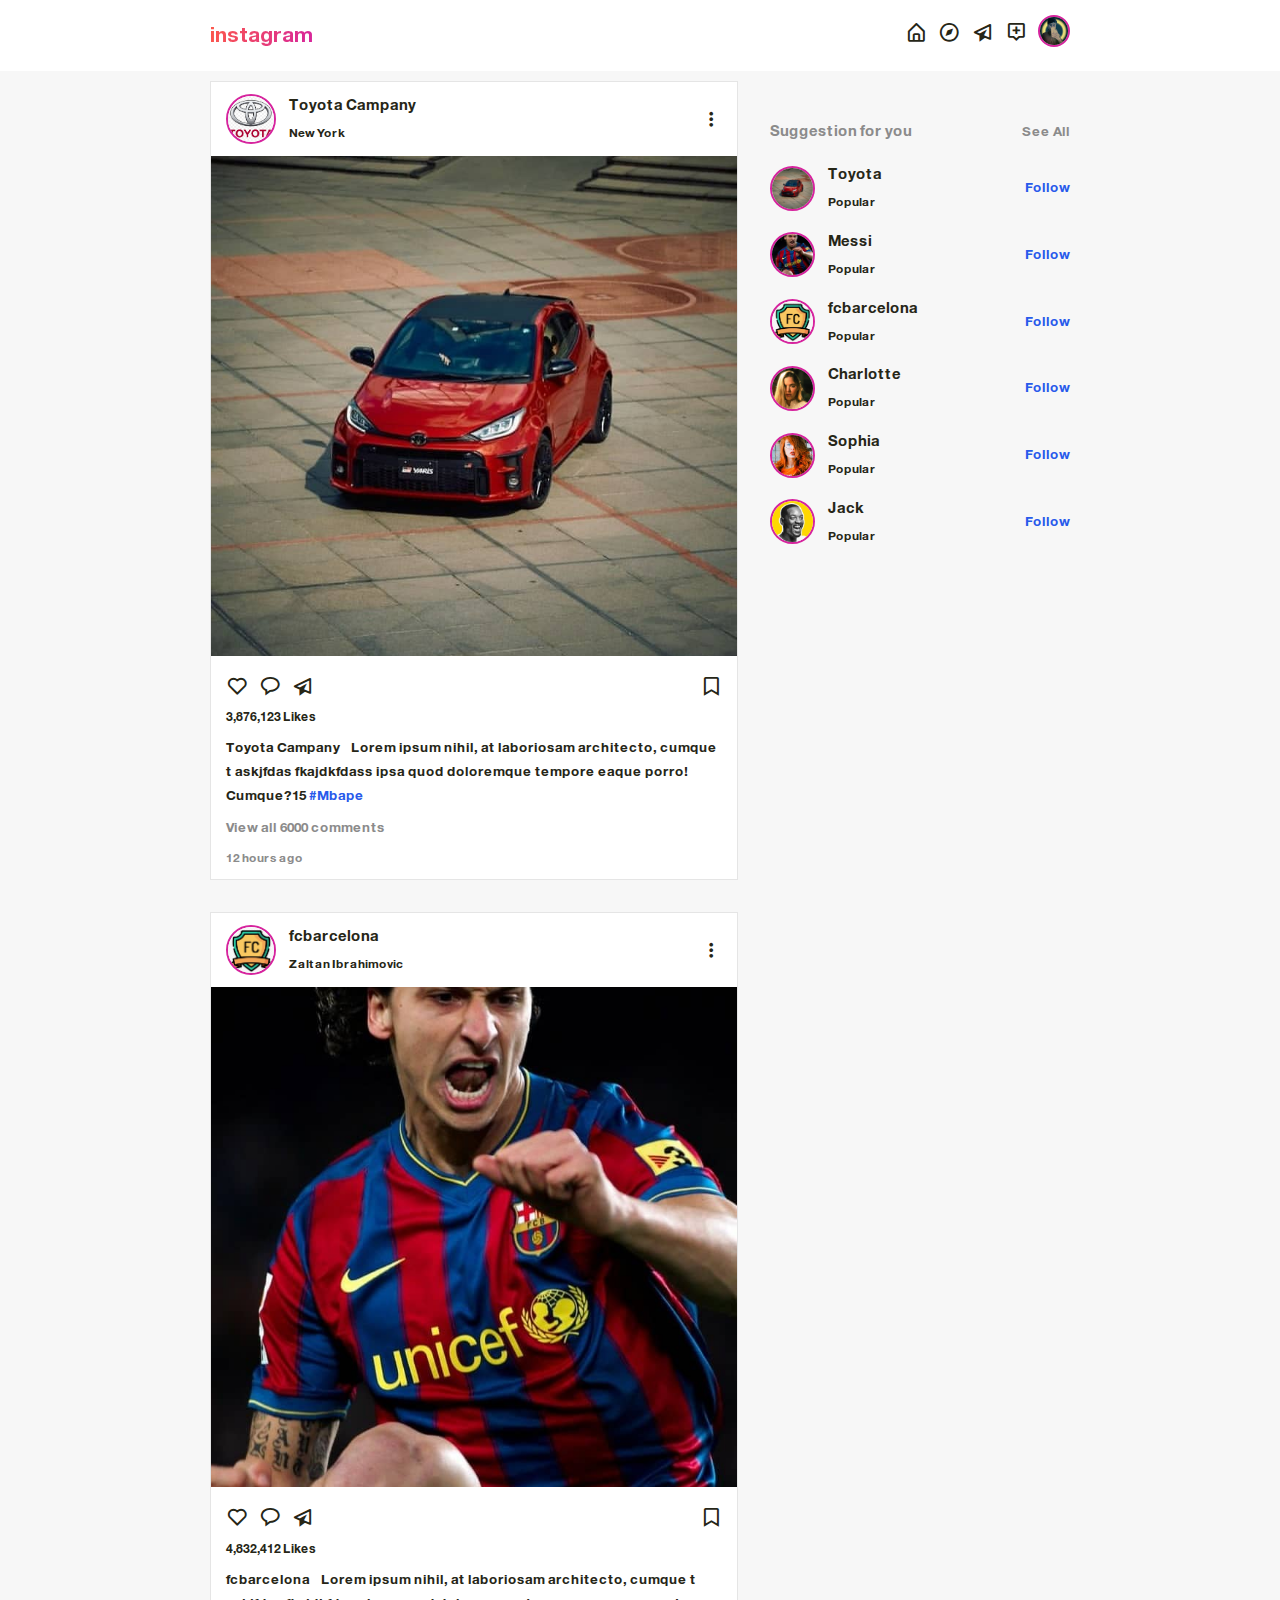
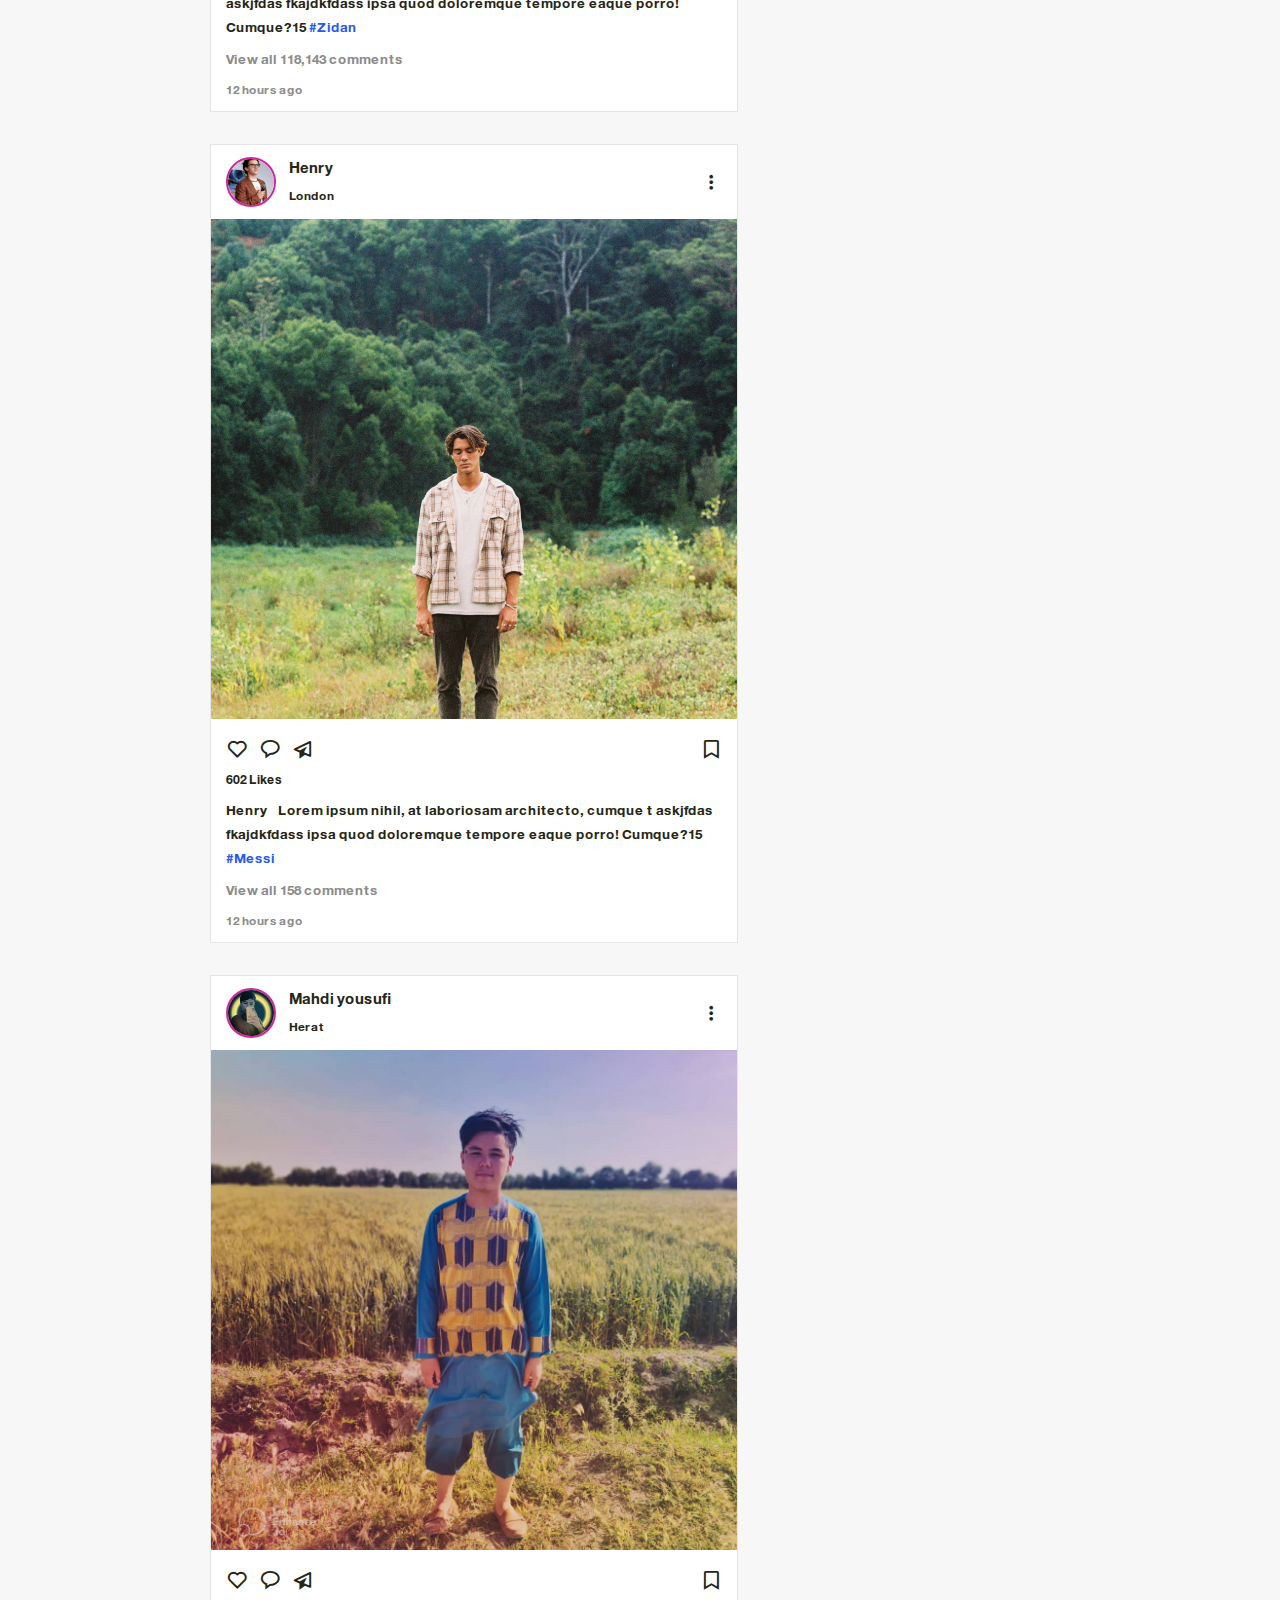
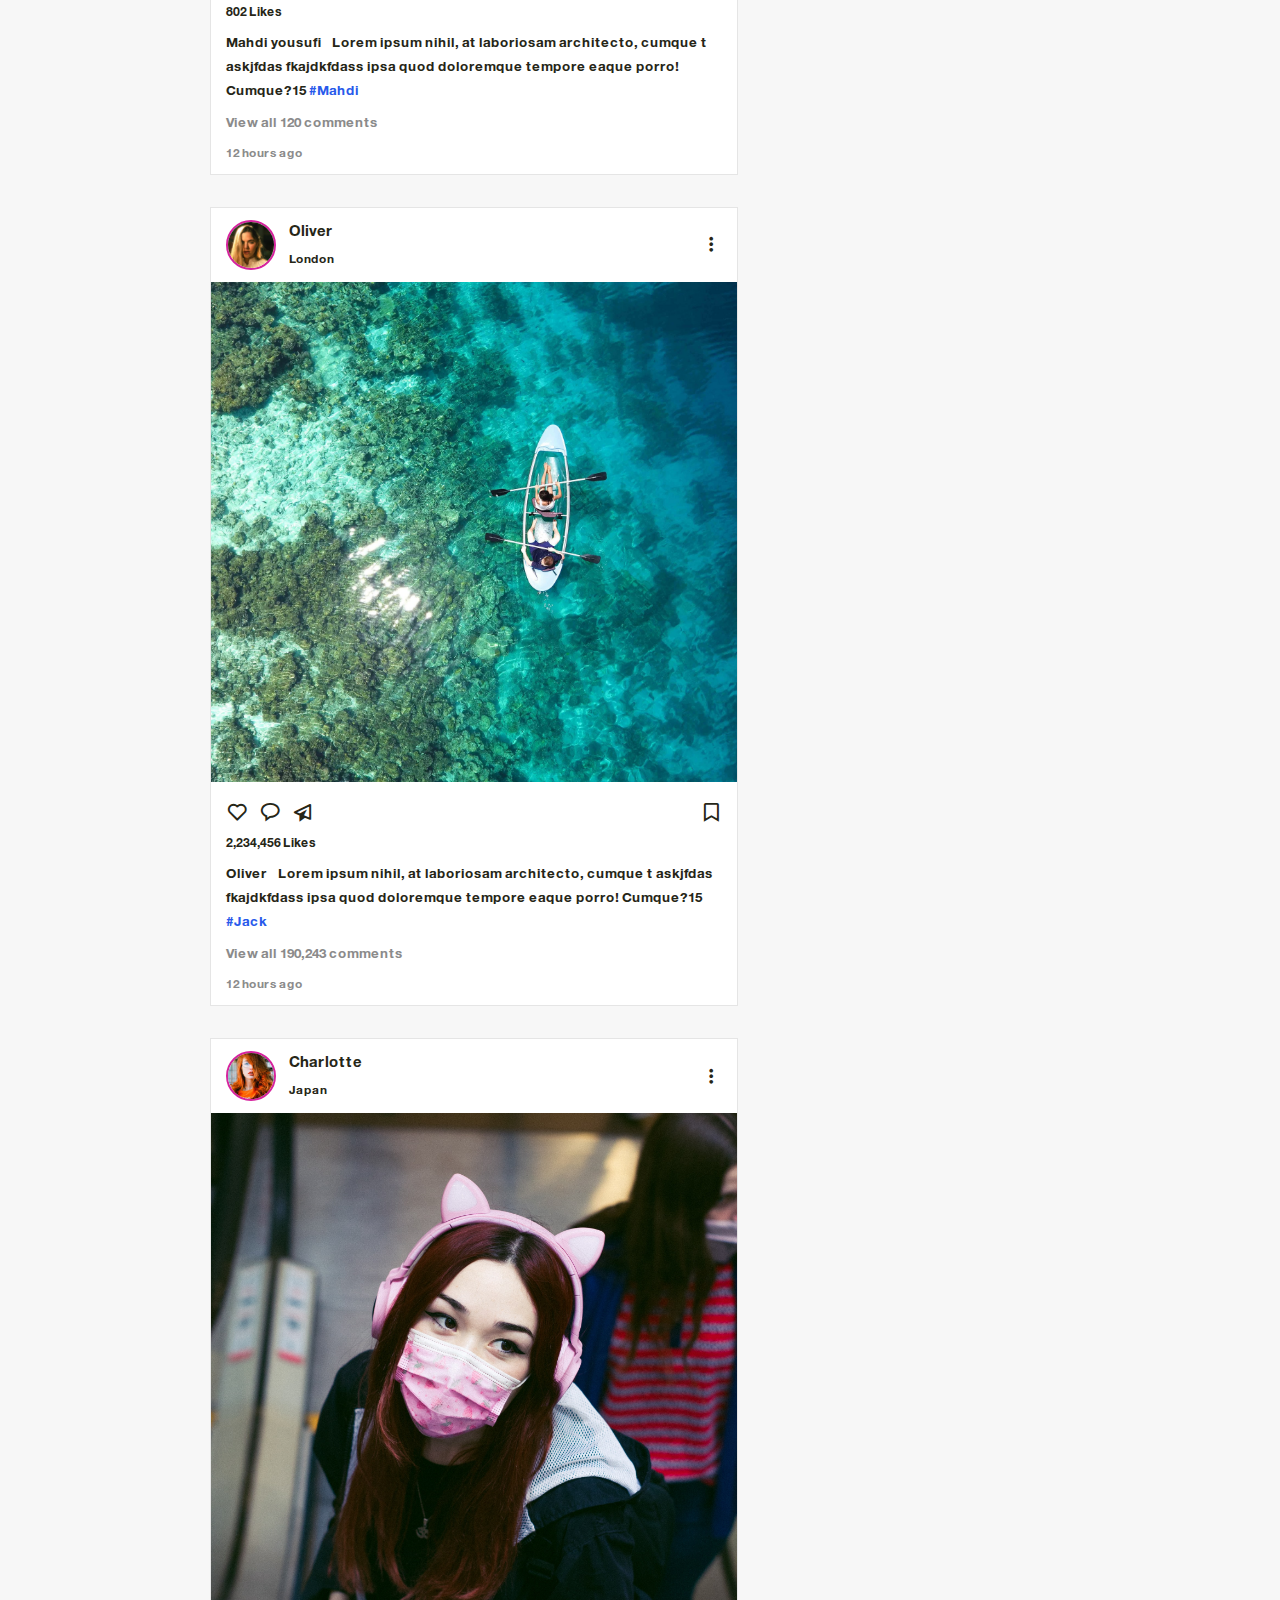
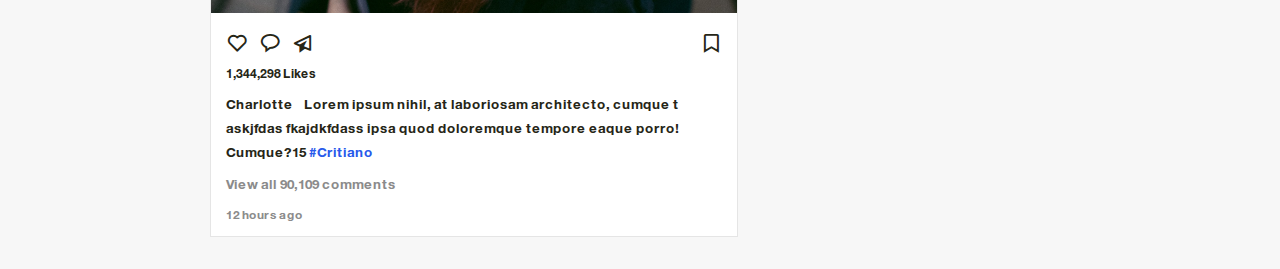
<file: index.html>
<!DOCTYPE html>
<html lang="en">

<head>
    <meta charset="UTF-8">
    <meta http-equiv="X-UA-Compatible" content="IE=edge">
    <meta name="viewport" content="width=device-width, initial-scale=1.0">
    <title>Mahdi Yosufi Instagram</title>
    <!-- link to css -->
    <link rel="stylesheet" href="style.css">
    <!-- box icons -->
    <link href='https://unpkg.com/boxicons@2.1.4/css/boxicons.min.css' rel='stylesheet'>

</head>

<body>
    <!-- header -->
    <header class="header">
        <!-- nav -->
        <!-- <h1 id="demo">sdfsdf</h1> -->
        <div class="nav container">
            <!-- logo -->

            <a href="#" class="logo">instagram</a>
            <!-- nav icons -->
            <div class="nav-icons">
                <a href="#"><i class='bx bx-home-alt'></i></a>
                <a href=""><i class="bx bx-compass"></i></a>
                <a href=""><i class="bx bx-paper-plane"></i></a>
                <a href=""><i class="bx bx-message-alt-add"></i></a>
                <!-- nav profile -->
                <a href="#" class="nav-profile">
                    <img src="images/post-image-3.jpg" class="nav-img" alt="">
                </a>
            </div>
            <!-- camera -->
            <a href="#" class="camera">
                <i class="bx bx-camera"></i>
            </a>
        </div>
    </header>

    <section class="main container">
        <div class="post-container">
            <div class="post-box">
                <div class="post-top">
                    <div class="post-profile">
                        <img src="images/profile-3.png" alt="">
                        <div class="name-location">
                            <h3 class="profile-name">
                               Toyota Campany
                            </h3>
                            <span class="location">
                            New York
                            </span>
                        </div>
                    </div>
                    <i class="bx bx-dots-vertical-rounded info-icon"></i>
                </div>
                <img src="images/post-image-6.jpg" class="post-img" alt="">
                <div class="post-bottom">
                    <div class="actions-icons">
                        <i class="bx bx-heart"></i>
                        <i class="bx bx-message-rounded"></i>
                        <i class="bx bx-paper-plane"></i>
                        <i class="bx bx-bookmark save-icon"></i>
                    </div>
                    <h3 class="likes">3,876,123 Likes</h3>
                    <div class="comments">
                        <p>
                            <a href="#">Toyota Campany</a>
                            <span>
                                Lorem ipsum nihil, at laboriosam architecto, cumque t askjfdas fkajdkfdass ipsa quod
                                doloremque tempore eaque porro! Cumque?15 <span class="hastag">#Mbape</span>
                            </span>
                        </p>
                    </div>
                    <span class="view-more">View all 6000 comments</span>
                    <span class="post-time">12 hours ago</span>
                </div>
            </div>
            <div class="post-box">
                <div class="post-top">
                    <div class="post-profile">
                        <img src="images/profile1.png" alt="">
                        <div class="name-location">
                            <h3 class="profile-name">
                                fcbarcelona
                            </h3>
                            <span class="location">
                                Zaltan Ibrahimovic
                            </span>
                        </div>
                    </div>
                    <i class="bx bx-dots-vertical-rounded info-icon"></i>
                </div>
                <img src="images/post-image-7.jpg" class="post-img" alt="">
                <div class="post-bottom">
                    <div class="actions-icons">
                        <i class="bx bx-heart"></i>
                        <i class="bx bx-message-rounded"></i>
                        <i class="bx bx-paper-plane"></i>
                        <i class="bx bx-bookmark save-icon"></i>
                    </div>
                    <h3 class="likes">4,832,412 Likes</h3>
                    <div class="comments">
                        <p>
                            <a href="#">fcbarcelona</a>
                            <span>
                                Lorem ipsum nihil, at laboriosam architecto, cumque t askjfdas fkajdkfdass ipsa quod
                                doloremque tempore eaque porro! Cumque?15 <span class="hastag">#Zidan</span>
                            </span>
                        </p>
                    </div>
                    <span class="view-more">View all 118,143 comments</span>
                    <span class="post-time">12 hours ago</span>
                </div>
            </div>
            <div class="post-box">
                <div class="post-top">
                    <div class="post-profile">
                        <img src="images/profile3.jpg" alt="">
                        <div class="name-location">
                            <h3 class="profile-name">
                                Henry
                            </h3>
                            <span class="location">
                                London
                            </span>
                        </div>
                    </div>
                    <i class="bx bx-dots-vertical-rounded info-icon"></i>
                </div>
                <img src="images/post-image-9.jpg" class="post-img" alt="">
                <div class="post-bottom">
                    <div class="actions-icons">
                        <i class="bx bx-heart"></i>
                        <i class="bx bx-message-rounded"></i>
                        <i class="bx bx-paper-plane"></i>
                        <i class="bx bx-bookmark save-icon"></i>
                    </div>
                    <h3 class="likes">602 Likes</h3>
                    <div class="comments">
                        <p>
                            <a href="#">Henry</a>
                            <span>
                                Lorem ipsum nihil, at laboriosam architecto, cumque t askjfdas fkajdkfdass ipsa quod
                                doloremque tempore eaque porro! Cumque?15 <span class="hastag">#Messi</span>
                            </span>
                        </p>
                    </div>
                    <span class="view-more">View all 158 comments</span>
                    <span class="post-time">12 hours ago</span>
                </div>
            </div>
            <div class="post-box">
                <div class="post-top">
                    <div class="post-profile">
                        <img src="images/post-image-3.jpg" alt="">
                        <div class="name-location">
                            <h3 class="profile-name">
                                Mahdi yousufi
                            </h3>
                            <span class="location">
                                Herat
                            </span>
                        </div>
                    </div>
                    <i class="bx bx-dots-vertical-rounded info-icon"></i>
                </div>
                <img src="images/post-image-5.jpg" class="post-img" alt="">
                <div class="post-bottom">
                    <div class="actions-icons">
                        <i class="bx bx-heart"></i>
                        <i class="bx bx-message-rounded"></i>
                        <i class="bx bx-paper-plane"></i>
                        <i class="bx bx-bookmark save-icon"></i>
                    </div>
                    <h3 class="likes">802 Likes</h3>
                    <div class="comments">
                        <p>
                            <a href="#">Mahdi yousufi</a>
                            <span>
                                Lorem ipsum nihil, at laboriosam architecto, cumque t askjfdas fkajdkfdass ipsa quod
                                doloremque tempore eaque porro! Cumque?15 <span class="hastag">#Mahdi</span>
                            </span>
                        </p>
                    </div>
                    <span class="view-more">View all 120 comments</span>
                    <span class="post-time">12 hours ago</span>
                </div>
            </div>
            <div class="post-box">
                <div class="post-top">
                    <div class="post-profile">
                        <img src="images/profile2.jpg" alt="">
                        <div class="name-location">
                            <h3 class="profile-name">
                                Oliver
                            </h3>
                            <span class="location">
                                London
                            </span>
                        </div>
                    </div>
                    <i class="bx bx-dots-vertical-rounded info-icon"></i>
                </div>
                <img src="images/post-image-1.jpg" class="post-img" alt="">
                <div class="post-bottom">
                    <div class="actions-icons">
                        <i class="bx bx-heart"></i>
                        <i class="bx bx-message-rounded"></i>
                        <i class="bx bx-paper-plane"></i>
                        <i class="bx bx-bookmark save-icon"></i>
                    </div>
                    <h3 class="likes">2,234,456 Likes</h3>
                    <div class="comments">
                        <p>
                            <a href="#">Oliver</a>
                            <span>
                                Lorem ipsum nihil, at laboriosam architecto, cumque t askjfdas fkajdkfdass ipsa quod
                                doloremque tempore eaque porro! Cumque?15 <span class="hastag">#Jack</span>
                            </span>
                        </p>
                    </div>
                    <span class="view-more">View all 190,243 comments</span>
                    <span class="post-time">12 hours ago</span>
                </div>
            </div>
            <div class="post-box">
                <div class="post-top">
                    <div class="post-profile">
                        <img src="images/profile4.jpg" alt="">
                        <div class="name-location">
                            <h3 class="profile-name">
                                Charlotte
                            </h3>
                            <span class="location">
                                Japan
                            </span>
                        </div>
                    </div>
                    <i class="bx bx-dots-vertical-rounded info-icon"></i>
                </div>
                <img src="images/post-image-8.jpg" class="post-img" alt="">
                <div class="post-bottom">
                    <div class="actions-icons">
                        <i class="bx bx-heart"></i>
                        <i class="bx bx-message-rounded"></i>
                        <i class="bx bx-paper-plane"></i>
                        <i class="bx bx-bookmark save-icon"></i>
                    </div>
                    <h3 class="likes">1,344,298 Likes</h3>
                    <div class="comments">
                        <p>
                            <a href="#"> Charlotte</a>
                            <span>
                                Lorem ipsum nihil, at laboriosam architecto, cumque t askjfdas fkajdkfdass ipsa quod
                                doloremque tempore eaque porro! Cumque?15 <span class="hastag">#Critiano</span>
                            </span>
                        </p>
                    </div>
                    <span class="view-more">View all 90,109 comments</span>
                    <span class="post-time">12 hours ago</span>
                </div>
            </div>
        </div>
        <div class="suggest-container">
            <div class="suggest-heading">
                <h2>Suggestion for you</h2>
                <a href="#">See All</a>
            </div>
            <div class="profile-box">
                <div class="side-profile">
                    <img src="images/post-image-6.jpg" alt="">
                    <div class="username-popular">
                        <h2 class="username">Toyota</h2>
                        <span class="popular">Popular</span>
                    </div>
                </div>
                <a href="#" class="follow-btn">Follow</a>
            </div>
            <div class="profile-box">
                <div class="side-profile">
                    <img src="images/post-image-7.jpg" alt="">
                    <div class="username-popular">
                        <h2 class="username">Messi</h2>
                        <span class="popular">Popular</span>
                    </div>
                </div>
                <a href="#" class="follow-btn">Follow</a>
            </div>
            <div class="profile-box">
                <div class="side-profile">
                    <img src="images/profile1.png" alt="">
                    <div class="username-popular">
                        <h2 class="username">fcbarcelona</h2>
                        <span class="popular">Popular</span>
                    </div>
                </div>
                <a href="#" class="follow-btn">Follow</a>
            </div>
            <div class="profile-box">
                <div class="side-profile">
                    <img src="images/profile2.jpg" alt="">
                    <div class="username-popular">
                        <h2 class="username">Charlotte</h2>
                        <span class="popular">Popular</span>
                    </div>
                </div>
                <a href="#" class="follow-btn">Follow</a>
            </div>
            <div class="profile-box">
                <div class="side-profile">
                    <img src="images/profile4.jpg" alt="">
                    <div class="username-popular">
                        <h2 class="username">Sophia</h2>
                        <span class="popular">Popular</span>
                    </div>
                </div>
                <a href="#" class="follow-btn">Follow</a>
            </div>
            <div class="profile-box">
                <div class="side-profile">
                    <img src="images/profile1.jpg" alt="">
                    <div class="username-popular">
                        <h2 class="username">Jack</h2>
                        <span class="popular">Popular</span>
                    </div>
                </div>
                <a href="#" class="follow-btn">Follow</a>
            </div>
        </div>
    </section>


    <!-- <script>
        setInterval(date1, 1000)


        // function date1() {
            let date2 = new Date;
            document.getElementById("demo").innerHTML =
                date2.getHours() + ":" +
                date2.getMinutes() + ":" +
                date2.getSeconds();
        }


    </script> -->
</body>

</html>
</file>
<file: style.css>
@font-face {
    font-family: regular;
    src: url("fonts/Bahij\ Helvetica\ Neue-Bold_0.ttf");
}



* {
    margin: 0;
    padding: 0;
    box-sizing: border-box;
    scroll-behavior: smooth;
    scroll-padding-top: 2rem;
    font-family: regular;
}

:root {
    --blue: #285aeb;
    --text-color: #262617;
    --bg-color: #f7f7f7;
    --white: #fff;
    --gradient: linear-gradient(104deg, rgba(253, 89, 73, 1)0%, rgba(214, 36, 158, 1)100%);
}

body {
    color: var(--text-color);
    background-color: var(--bg-color);

}

a {
    text-decoration: none;
}

li {
    list-style: none;
}

img {
    width: 100%;
}

.header {
    /* position: fixed; */
    top: 0;
    left: 0;
    z-index: 100;
    /* padding-bottom: ; */
    width: 100%;
    background-color: var(--white);
    break-before: 1px solid hsla(0, 0%, 0%, 0.1);
}

.container {
    max-width: 860px;
    margin: auto;
    width: 100%;
}

.nav {
    display: flex;
    align-items: center;
    justify-content: space-between;
    padding: 15px 0;
}

.logo {
    font-size: 1.4rem;
    font-weight: 500;
    background: rgba(253, 89, 73, 1);
    background: var(--gradient);
    background-clip: text;
    -moz-background-clip: text;
    -webkit-background-clip: text;
    -webkit-text-fill-color: transparent;
    -moz-text-fill-color: transparent;
}

.nav-icons {
    display: flex;
    align-items: center;
    gap: 0.7rem;
}

.nav-icons .bx {
    font-size: 1.4rem;
    color: var(--text-color);
}

.nav-icons .bx:hover,
.actions-icons .bx:hover {
    background: rgba(253, 89, 73, 1);
    background: var(--gradient);
    background-clip: text;
    -moz-background-clip: text;
    -webkit-background-clip: text;
    -webkit-text-fill-color: transparent;
    -moz-text-fill-color: transparent;
    transition: 0.3s all linear;
}

.nav-img {
    width: 32px;
    height: 32px;
    border-radius: 50%;
    object-fit: cover;
    object-position: center;
    border: 2px solid rgba(214, 36, 158, 1);
}

.camera {
    font-size: 1.4rem;
    color: var(--text-color);
    display: none;

}

.main {
    display: flex;
    justify-content: space-between;
    gap: 2rem;
}

.post-container {
    max-width: 550px;
    width: 100%;
}

.post-box {
    width: 100%;
    background-color: var(--white);
    border: 1px solid hsla(0, 0%, 0%, 0.1);
    margin-bottom: 2rem;
    margin-top: 10px;
}

.post-top {
    display: flex;
    align-items: center;
    justify-content: space-between;
    padding: 10px 15px;
}

.post-profile {
    display: flex;
    align-items: center;
    column-gap: 0.8rem;
}

.post-profile img {
    width: 50px;
    height: 50px;
    object-fit: cover;
    object-position: center;
    border-radius: 50%;
    border: 2px solid rgba(214, 36, 158, 1);
}

.profile-name {
    font-size: 1rem;
    font-weight: 500;
}

.location {
    font-size: 0.8rem;
    font-weight: 500;

}

.info-icon {
    font-size: 1.4rem;
    color: var(--text-color);
    cursor: pointer;
}

.post-img {
    width: 100%;
    height: 500px;
    object-fit: cover;
    object-position: center;
}

.post-bottom {
    display: grid;
    padding: 10px 15px;

}

.actions-icons {
    display: flex;
    align-items: center;
    justify-content: center;
    gap: 0.7rem;
}

.save-icon {
    margin: 0 0 0 auto;
}

.actions-icons .bx {
    font-size: 1.4rem;
    color: var(--text-color);
    cursor: pointer;

}

.likes {
    display: flex;
    font-size: 0.82rem;
    font-weight: 500;
    padding-top: 10px;
}

.comments {
    display: block;
    align-items: center;
    font-size: 0.9rem;
    margin: 0.5rem 0;
}

.comments a {
    font-weight: 500;
    color: var(--text-color);
    margin-right: 0.5rem;
}

.hastag {
    color: var(--blue);
}

.view-more {
    font-size: 0.9rem;
    color: #8b8b8b;
    cursor: pointer;
}

.post-time {
    font-size: 0.8rem;
    color: #8b8b8b;
    margin-top: 0.5rem;
}

.suggest-container {
    max-width: 300px;
    width: 100%;
    margin-top: 47px;

}

.suggest-heading {
    display: flex;
    align-items: center;
    justify-content: space-between;
    margin-bottom: 1rem;
}

.suggest-heading h2 {
    font-size: 1rem;
    font-weight: 500;
    color: #8b8b8b;
}

.suggest-heading a {
    font-size: 0.9rem;

    font-weight: 500;
    color: #8b8b8b;
}

.profile-box {
    display: flex;
    align-items: center;
    justify-content: space-between;
    margin-top: 0.8rem;

}

.side-profile {
    display: flex;
    align-items: center;
    column-gap: 0.8rem;
}

.side-profile img {
    width: 45px;
    height: 45px;
    border-radius: 50%;
    object-fit: cover;
    object-position: center;
    border: 2px solid rgba(214, 36, 158, 1);
}

.username {
    font-size: 1rem;
    font-weight: 500;
}

.popular {
    font-size: 0.8rem;
    font-weight: 500;
}

.follow-btn {
    font-size: 0.9rem;
    font-weight: 500;
    color: var(--blue);
}


/* responsive part */
@media (max-width:875px) {
    .nav {
        padding: 10px 0;
        width: 95%;
    }

    .suggest-container {
        display: none;
    }

    .post-container {
        margin: auto;
    }
}

@media (max-width:550px) {
    .post-box {
        border: none;
    }

    .post-img {
        height: 450px;
    }

    section {
        margin-top: 1rem !important;
    }


}

@media (max-width:380px) {
    .logo {
        font-size: 1.1rem;
    }

    .camera {
        display: initial;
    }

    .nav-icons {
        position: fixed;
        bottom: 0;
        left: 0;
        right: 0;
        background-color: #181a25;
        padding: 8px 0;
        justify-content: space-around;
    }

    .nav-icons .bx {
        color: #d1d1d1;
    }
    .post-img{
        height: 350px;
    }
    p{
        font-size: 0.875rem;
    }
}
</file>
